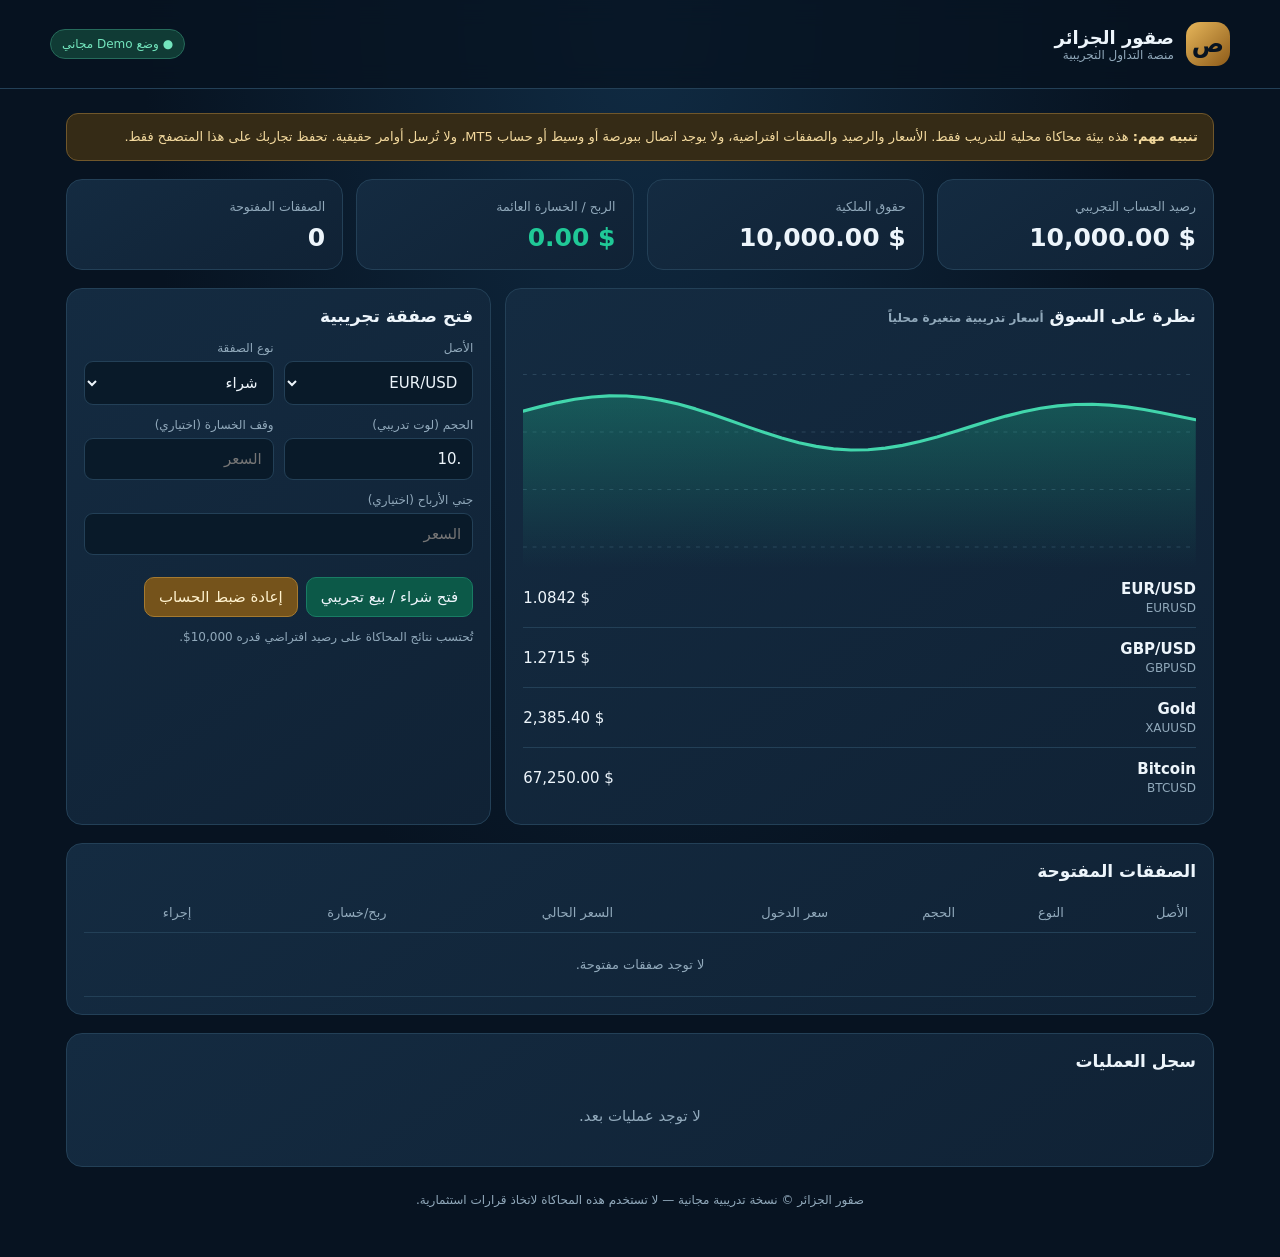
<file: public/demo-free.html>
<!doctype html>
<html lang="ar" dir="rtl">
<head>
<meta charset="utf-8"><meta name="viewport" content="width=device-width,initial-scale=1">
<meta name="theme-color" content="#071321"><title>صقور الجزائر | النسخة التجريبية المجانية</title>
<style>
:root{color-scheme:dark;--bg:#071321;--panel:#102235;--panel2:#142b41;--line:#234057;--muted:#91a9bb;--text:#edf5fb;--green:#20c997;--red:#ff6b75;--gold:#e8b95c;--blue:#59a9ff}
*{box-sizing:border-box}body{margin:0;background:radial-gradient(ellipse at top,#102b43 0,#071321 55%);color:var(--text);font:15px system-ui,-apple-system,"Segoe UI",sans-serif}
header{padding:22px max(18px,calc((100% - 1180px)/2));display:flex;align-items:center;justify-content:space-between;gap:12px;border-bottom:1px solid var(--line);background:#071321cc;position:sticky;top:0;z-index:5;backdrop-filter:blur(12px)}
.brand{display:flex;align-items:center;gap:12px}.logo{width:44px;height:44px;border-radius:14px;background:linear-gradient(135deg,#e7b75b,#8d5b19);display:grid;place-items:center;color:#071321;font-size:24px;font-weight:900}.brand b{font-size:18px}.brand small{display:block;color:var(--muted);font-size:12px}
.pill{border:1px solid #266b5b;color:#73e5bd;background:#103b35;padding:7px 11px;border-radius:99px;font-size:12px}
main{max-width:1180px;margin:24px auto;padding:0 16px}.notice{background:#352b16;border:1px solid #70572b;color:#f3d99d;padding:12px 15px;border-radius:12px;margin-bottom:18px;font-size:13px;line-height:1.7}
.grid{display:grid;grid-template-columns:repeat(4,1fr);gap:13px}.card{background:linear-gradient(145deg,var(--panel2),var(--panel));border:1px solid var(--line);border-radius:16px;padding:17px;min-width:0}.metric small{color:var(--muted)}.metric strong{display:block;font-size:25px;margin-top:8px;direction:ltr;text-align:right;font-variant-numeric:tabular-nums}.positive{color:var(--green)}.negative{color:var(--red)}
.section{margin-top:18px}.section h2{font-size:17px;margin:0 0 12px}.layout{display:grid;grid-template-columns:1.25fr .75fr;gap:14px}
.chart{height:230px;position:relative;overflow:hidden}.chart svg{width:100%;height:100%}.chart .axis{stroke:#2a455b;stroke-width:1;stroke-dasharray:4 6}.chart .area{fill:url(#fill)}.chart .line{fill:none;stroke:#42d6ac;stroke-width:3;stroke-linecap:round;stroke-linejoin:round}
.row{display:flex;justify-content:space-between;align-items:center;gap:10px;padding:12px 0;border-bottom:1px solid var(--line)}.row:last-child{border:0}.symbol{font-weight:700}.sub{font-size:12px;color:var(--muted);margin-top:3px}.price{direction:ltr;text-align:left;font-variant-numeric:tabular-nums}
.actions{display:flex;gap:8px;flex-wrap:wrap;margin-top:12px}.btn{border:1px solid var(--line);border-radius:10px;padding:10px 14px;background:#1a344b;color:var(--text);font:inherit;cursor:pointer}.btn:hover{filter:brightness(1.15)}.buy{background:#0c5948;border-color:#197c64}.sell{background:#652d39;border-color:#984352}.gold{background:#75531b;border-color:#a57a30;color:#fff2ce}
form{display:grid;gap:10px}label{color:var(--muted);font-size:12px}input,select{width:100%;background:#091a29;border:1px solid var(--line);border-radius:9px;color:var(--text);padding:11px;font:inherit;margin-top:5px}
.formgrid{display:grid;grid-template-columns:1fr 1fr;gap:10px}.full{grid-column:1/-1}
table{width:100%;border-collapse:collapse;font-size:13px}th,td{text-align:right;padding:12px 8px;border-bottom:1px solid var(--line);white-space:nowrap}th{color:var(--muted);font-weight:500}td.num{direction:ltr;text-align:left;font-variant-numeric:tabular-nums}
.empty{text-align:center;color:var(--muted);padding:24px}.footer{color:var(--muted);font-size:12px;text-align:center;padding:26px 10px}
@media(max-width:800px){.grid{grid-template-columns:repeat(2,1fr)}.layout{grid-template-columns:1fr}header{padding:14px 16px}.metric strong{font-size:21px}}
@media(max-width:420px){.grid{gap:8px}.card{padding:13px}.metric strong{font-size:18px}.formgrid{grid-template-columns:1fr}.full{grid-column:auto}table{font-size:11px}th,td{padding:10px 5px}}
</style></head>
<body>
<header><div class="brand"><div class="logo">ص</div><div><b>صقور الجزائر</b><small>منصة التداول التجريبية</small></div></div><span class="pill">● وضع Demo مجاني</span></header>
<main>
<div class="notice"><b>تنبيه مهم:</b> هذه بيئة محاكاة محلية للتدريب فقط. الأسعار والرصيد والصفقات افتراضية، ولا يوجد اتصال ببورصة أو وسيط أو حساب MT5، ولا تُرسل أوامر حقيقية. تحفظ تجاربك على هذا المتصفح فقط.</div>
<div class="grid">
<div class="card metric"><small>رصيد الحساب التجريبي</small><strong id="balance">10,000.00 $</strong></div>
<div class="card metric"><small>حقوق الملكية</small><strong id="equity">10,000.00 $</strong></div>
<div class="card metric"><small>الربح / الخسارة العائمة</small><strong id="floating">0.00 $</strong></div>
<div class="card metric"><small>الصفقات المفتوحة</small><strong id="openCount">0</strong></div>
</div>
<div class="layout section">
<section class="card"><h2>نظرة على السوق <span class="sub">أسعار تدريبية متغيرة محلياً</span></h2><div class="chart"><svg viewBox="0 0 700 220" preserveAspectRatio="none" aria-label="رسم بياني افتراضي"><defs><linearGradient id="fill" x1="0" x2="0" y1="0" y2="1"><stop offset="0" stop-color="#20c997" stop-opacity=".3"/><stop offset="1" stop-color="#20c997" stop-opacity="0"/></linearGradient></defs><path class="axis" d="M0 35H700M0 90H700M0 145H700M0 200H700"/><path id="area" class="area" d=""/><path id="line" class="line" d=""/></svg></div><div id="quotes"></div></section>
<section class="card"><h2>فتح صفقة تجريبية</h2><form id="tradeForm"><div class="formgrid"><div><label>الأصل</label><select id="symbol"><option value="EURUSD">EUR/USD</option><option value="GBPUSD">GBP/USD</option><option value="XAUUSD">Gold (XAU/USD)</option><option value="BTCUSD">Bitcoin</option></select></div><div><label>نوع الصفقة</label><select id="side"><option value="buy">شراء</option><option value="sell">بيع</option></select></div><div><label>الحجم (لوت تدريبي)</label><input id="lots" type="number" min=".01" max="2" step=".01" value=".10" required></div><div><label>وقف الخسارة (اختياري)</label><input id="sl" type="number" min="0" step=".0001" placeholder="السعر"></div><div class="full"><label>جني الأرباح (اختياري)</label><input id="tp" type="number" min="0" step=".0001" placeholder="السعر"></div></div><div class="actions"><button class="btn buy" type="submit">فتح شراء / بيع تجريبي</button><button class="btn gold" type="button" id="reset">إعادة ضبط الحساب</button></div><div class="sub" id="formMsg">تُحتسب نتائج المحاكاة على رصيد افتراضي قدره 10,000$.</div></form></section>
</div>
<section class="card section"><h2>الصفقات المفتوحة</h2><div style="overflow-x:auto"><table><thead><tr><th>الأصل</th><th>النوع</th><th>الحجم</th><th>سعر الدخول</th><th>السعر الحالي</th><th>ربح/خسارة</th><th>إجراء</th></tr></thead><tbody id="positions"></tbody></table></div></section>
<section class="card section"><h2>سجل العمليات</h2><div id="history" class="empty">لا توجد عمليات بعد.</div></section>
<div class="footer">صقور الجزائر © نسخة تدريبية مجانية — لا تستخدم هذه المحاكاة لاتخاذ قرارات استثمارية.</div>
</main>
<script>
(()=>{
const initial=10000, base={EURUSD:1.0842,GBPUSD:1.2715,XAUUSD:2385.4,BTCUSD:67250};
let state={balance:initial,positions:[],history:[],prices:{...base},ticks:0};
const $=id=>document.getElementById(id), fmt=(n,d=2)=>Number(n).toLocaleString('en-US',{minimumFractionDigits:d,maximumFractionDigits:d});
const save=()=>{try{localStorage.setItem('saqoor-demo-v1',JSON.stringify(state))}catch(e){}};
try{const saved=JSON.parse(localStorage.getItem('saqoor-demo-v1'));if(saved&&saved.prices&&Array.isArray(saved.positions)&&Array.isArray(saved.history))state={...state,...saved}}catch(e){}
function pnl(p){const diff=state.prices[p.symbol]-p.entry;return (p.side==='buy'?diff:-diff)*p.lots*(p.symbol==='BTCUSD'?1:p.symbol==='XAUUSD'?10:100000)}
function render(){
const floating=state.positions.reduce((s,p)=>s+pnl(p),0),equity=state.balance+floating;
$('balance').textContent=fmt(state.balance)+' $';$('equity').textContent=fmt(equity)+' $';$('floating').textContent=fmt(floating)+' $';$('floating').className=floating>=0?'positive':'negative';$('openCount').textContent=state.positions.length;
$('quotes').innerHTML=Object.keys(base).map(s=>'<div class="row"><div><div class="symbol">'+({EURUSD:'EUR/USD',GBPUSD:'GBP/USD',XAUUSD:'Gold',BTCUSD:'Bitcoin'}[s])+'</div><div class="sub">'+s+'</div></div><div class="price">'+fmt(state.prices[s],s.includes('USD')&&s!=='BTCUSD'?s==='XAUUSD'?2:4:2)+' $</div></div>').join('');
$('positions').innerHTML=state.positions.length?state.positions.map(p=>{const v=pnl(p);return '<tr><td>'+p.symbol+'</td><td class="'+(p.side==='buy'?'positive':'negative')+'">'+(p.side==='buy'?'شراء':'بيع')+'</td><td class="num">'+p.lots.toFixed(2)+'</td><td class="num">'+fmt(p.entry,4)+'</td><td class="num">'+fmt(state.prices[p.symbol],4)+'</td><td class="num '+(v>=0?'positive':'negative')+'">'+fmt(v)+' $</td><td><button class="btn" data-close="'+p.id+'">إغلاق</button></td></tr>'}).join(''):'<tr><td colspan="7" class="empty">لا توجد صفقات مفتوحة.</td></tr>';
$('history').innerHTML=state.history.length?state.history.slice(0,12).map(h=>'<div class="row"><div><b>'+h.text+'</b><div class="sub">'+h.time+'</div></div><strong class="'+(h.value>=0?'positive':'negative')+'">'+(h.value>=0?'+':'')+fmt(h.value)+' $</strong></div>').join(''):'لا توجد عمليات بعد.';
}
function log(text,value=0){state.history.unshift({text,value,time:new Date().toLocaleString('ar-DZ')});state.history=state.history.slice(0,30)}
$('tradeForm').addEventListener('submit',e=>{e.preventDefault();const symbol=$('symbol').value,side=$('side').value,lots=Number($('lots').value),sl=Number($('sl').value)||null,tp=Number($('tp').value)||null;if(!Number.isFinite(lots)||lots<.01||lots>2){$('formMsg').textContent='الحجم يجب أن يكون بين 0.01 و2 لوت.';return}const p={id:Date.now(),symbol,side,lots,entry:state.prices[symbol],sl,tp};state.positions.unshift(p);log('فتح '+(side==='buy'?'شراء':'بيع')+' '+symbol+' بحجم '+lots+' لوت');$('formMsg').textContent='تم فتح صفقة افتراضية في المحاكي فقط.';save();render()});
$('positions').addEventListener('click',e=>{const id=Number(e.target.dataset.close);if(!id)return;const i=state.positions.findIndex(p=>p.id===id);if(i<0)return;const p=state.positions.splice(i,1)[0],v=pnl(p);state.balance+=v;log('إغلاق '+p.symbol,v);save();render()});
$('reset').addEventListener('click',()=>{if(!confirm('إعادة الحساب إلى 10,000$ وحذف سجل المحاكاة؟'))return;state={balance:initial,positions:[],history:[],prices:{...base},ticks:0};save();render();$('formMsg').textContent='تمت إعادة ضبط الحساب التجريبي.'});
const samples=[];for(let i=0;i<40;i++)samples.push(110+Math.sin(i/4)*18+Math.cos(i/7)*10);
function draw(){const pts=samples.map((v,i)=>(i/39*700)+','+(190-v)).join(' ');$('line').setAttribute('d','M'+pts.replaceAll(' ',',L'));$('area').setAttribute('d','M'+pts.replaceAll(' ',',L')+' L700,220 L0,220 Z')}
function tick(){state.ticks++;for(const s of Object.keys(base)){const vol=s==='BTCUSD'?0.0015:s==='XAUUSD'?0.0007:0.00018;state.prices[s]*=1+(Math.random()-.5)*vol}for(const p of [...state.positions]){const price=state.prices[p.symbol],hitSL=p.sl&&(p.side==='buy'?price<=p.sl:price>=p.sl),hitTP=p.tp&&(p.side==='buy'?price>=p.tp:price<=p.tp);if(hitSL||hitTP){const i=state.positions.findIndex(x=>x.id===p.id);if(i>=0){state.positions.splice(i,1);const v=pnl(p);state.balance+=v;log('إغلاق تلقائي '+p.symbol+' ('+(hitSL?'وقف الخسارة':'جني الأرباح')+')',v)}}}if(state.ticks%5===0)save();render()}
draw();render();setInterval(tick,2500);
})();
</script></body></html>
</file>
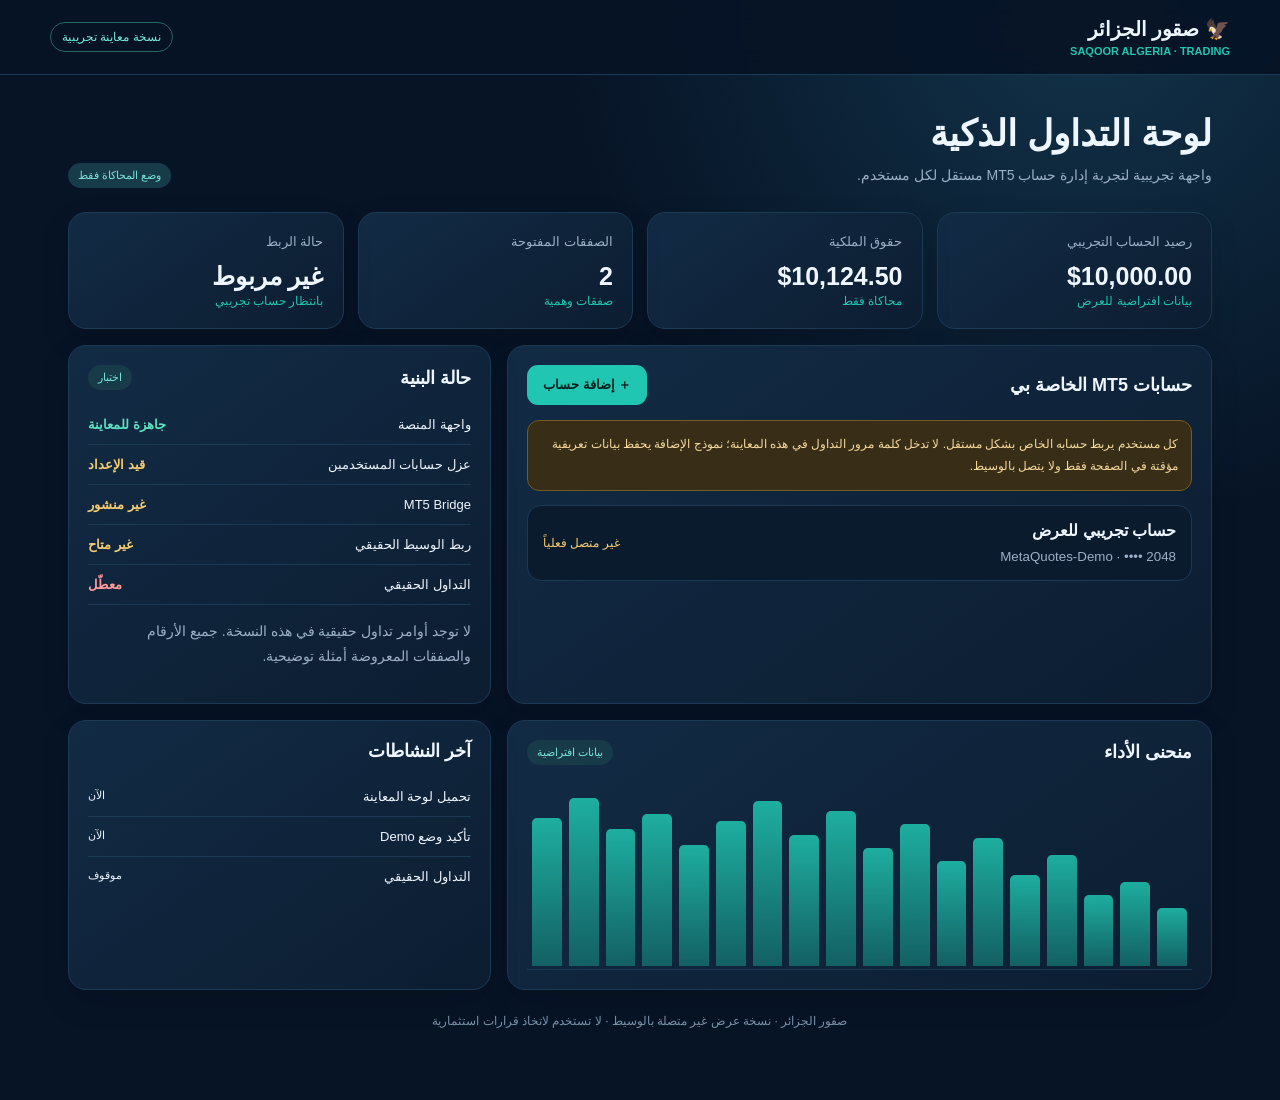
<file: public/preview.html>
<!doctype html>
<html lang="ar" dir="rtl">
<head>
<meta charset="utf-8"><meta name="viewport" content="width=device-width,initial-scale=1">
<title>صقور الجزائر | معاينة التداول التجريبي</title>
<style>
:root{color-scheme:dark;--bg:#071426;--panel:#10233b;--line:#1d3a54;--teal:#20c6b1;--muted:#9bb0c6;--gold:#f0b84b}*{box-sizing:border-box}body{margin:0;background:radial-gradient(circle at 85% 0,#12334a 0,transparent 34%),var(--bg);color:#eef6ff;font-family:Tahoma,Arial,sans-serif}header{border-bottom:1px solid var(--line);padding:17px max(18px,calc((100vw - 1180px)/2));display:flex;justify-content:space-between;align-items:center;gap:12px;position:sticky;top:0;background:#071426eF;backdrop-filter:blur(12px);z-index:2}.brand{font-weight:800;font-size:20px}.brand small{display:block;color:var(--teal);font-size:11px;margin-top:4px}.tag{border:1px solid #2a655e;color:#76eadb;padding:7px 11px;border-radius:30px;font-size:12px}.wrap{max-width:1180px;margin:auto;padding:28px 18px 60px}.intro{display:flex;justify-content:space-between;align-items:end;gap:20px;margin:10px 0 24px}.intro h1{font-size:clamp(25px,4vw,36px);margin:0 0 8px}.muted{color:var(--muted);line-height:1.8;font-size:14px}.grid{display:grid;grid-template-columns:repeat(4,1fr);gap:14px}.card{background:linear-gradient(145deg,#122b45,#0c1d31);border:1px solid var(--line);border-radius:18px;padding:19px;box-shadow:0 12px 30px #0002}.metric span{color:var(--muted);font-size:13px}.metric strong{display:block;font-size:25px;margin-top:12px}.metric small{color:var(--teal);font-size:12px}.layout{display:grid;grid-template-columns:1.25fr .75fr;gap:16px;margin-top:16px}.section-title{display:flex;justify-content:space-between;align-items:center;margin-bottom:15px}.section-title h2{font-size:18px;margin:0}.btn{border:0;border-radius:11px;padding:11px 16px;font-weight:700;cursor:pointer;background:var(--teal);color:#06211f}.btn.secondary{background:#193650;color:#d8e9f7;border:1px solid #31506b}.btn:disabled{opacity:.45;cursor:not-allowed}.account{display:flex;justify-content:space-between;gap:12px;align-items:center;border:1px solid var(--line);background:#0a1b2e;border-radius:14px;padding:15px;margin-top:10px}.account strong{display:block;margin-bottom:7px}.account small{color:var(--muted)}.status{color:#f5cc71;font-size:12px}.status.ok{color:#5ce1bf}.fields{display:grid;grid-template-columns:1fr 1fr;gap:12px}.field{display:flex;flex-direction:column;gap:7px}.field.full{grid-column:1/-1}label{font-size:12px;color:#b7c8d9}input,select{width:100%;border:1px solid #31506b;border-radius:10px;background:#07192b;color:white;padding:12px;outline:none}input:focus,select:focus{border-color:var(--teal)}.note{background:#382d17;border:1px solid #765b26;color:#f5d99b;border-radius:12px;padding:13px;font-size:12px;line-height:1.8;margin:14px 0}.chart{height:190px;display:flex;align-items:end;gap:7px;padding:18px 5px 3px;border-bottom:1px solid var(--line)}.bar{flex:1;background:linear-gradient(#20c6b1,#146b6b);border-radius:5px 5px 0 0;min-width:5px;opacity:.85}.pill{background:#183b4a;color:#78e4d5;padding:6px 10px;border-radius:20px;font-size:11px}.activity{display:flex;justify-content:space-between;border-bottom:1px solid var(--line);padding:12px 0;font-size:13px}.activity:last-child{border:0}.hidden{display:none!important}.toast{position:fixed;bottom:20px;left:20px;background:#123b3a;border:1px solid #2b8379;color:#d7fff7;padding:13px 17px;border-radius:12px;display:none;z-index:4}.footer{text-align:center;color:#7890a7;font-size:12px;margin-top:24px}@media(max-width:850px){.grid{grid-template-columns:repeat(2,1fr)}.layout{grid-template-columns:1fr}.intro{align-items:start;flex-direction:column}}@media(max-width:520px){header{padding:13px 15px}.wrap{padding:22px 13px}.grid{gap:9px}.card{padding:14px}.metric strong{font-size:20px}.fields{grid-template-columns:1fr}.field.full{grid-column:auto}.account{align-items:start;flex-direction:column}}
</style></head>
<body>
<header><div class="brand">🦅 صقور الجزائر<small>SAQOOR ALGERIA · TRADING</small></div><span class="tag">نسخة معاينة تجريبية</span></header>
<main class="wrap">
<div class="intro"><div><h1>لوحة التداول الذكية</h1><div class="muted">واجهة تجريبية لتجربة إدارة حساب MT5 مستقل لكل مستخدم.</div></div><span class="pill">وضع المحاكاة فقط</span></div>
<div class="grid">
<div class="card metric"><span>رصيد الحساب التجريبي</span><strong id="balance">$10,000.00</strong><small>بيانات افتراضية للعرض</small></div>
<div class="card metric"><span>حقوق الملكية</span><strong id="equity">$10,124.50</strong><small>محاكاة فقط</small></div>
<div class="card metric"><span>الصفقات المفتوحة</span><strong id="positions">2</strong><small>صفقات وهمية</small></div>
<div class="card metric"><span>حالة الربط</span><strong id="connection">غير مربوط</strong><small id="connectionHint">بانتظار حساب تجريبي</small></div>
</div>
<div class="layout">
<section class="card">
<div class="section-title"><h2>حسابات MT5 الخاصة بي</h2><button class="btn" id="showForm">＋ إضافة حساب</button></div>
<div class="note">كل مستخدم يربط حسابه الخاص بشكل مستقل. لا تدخل كلمة مرور التداول في هذه المعاينة؛ نموذج الإضافة يحفظ بيانات تعريفية مؤقتة في الصفحة فقط ولا يتصل بالوسيط.</div>
<div id="accounts"><div class="account"><div><strong>حساب تجريبي للعرض</strong><small>MetaQuotes-Demo · •••• 2048</small></div><span class="status">غير متصل فعلياً</span></div></div>
<div id="form" class="card hidden" style="margin-top:15px;background:#091a2c">
<div class="section-title"><h2>إضافة حساب تجريبي</h2><button class="btn secondary" id="hideForm">إغلاق</button></div>
<div class="fields">
<div class="field"><label>اسم الحساب</label><input id="label" placeholder="حسابي التجريبي"></div>
<div class="field"><label>اسم الوسيط</label><input id="broker" placeholder="اسم شركة الوساطة"></div>
<div class="field full"><label>اسم خادم التداول كما يظهر في MT5</label><input id="server" placeholder="Broker-Demo"></div>
<div class="field"><label>رقم الحساب</label><input id="login" inputmode="numeric" placeholder="12345678"></div>
<div class="field"><label>نوع الحساب</label><select id="type"><option value="demo">تجريبي Demo</option><option value="real" disabled>حقيقي (مغلق حالياً)</option></select></div>
</div>
<div class="note">هذه المعاينة لا ترسل البيانات إلى خادم ولا تخزن كلمة المرور. لن يتم فتح اتصال حقيقي حتى تجهيز بوابة آمنة وخادم MT5 مستقل.</div>
<button class="btn" id="addAccount">حفظ الحساب في المعاينة</button>
</div>
</section>
<section class="card"><div class="section-title"><h2>حالة البنية</h2><span class="pill">اختبار</span></div>
<div class="activity"><span>واجهة المنصة</span><b style="color:#5ce1bf">جاهزة للمعاينة</b></div>
<div class="activity"><span>عزل حسابات المستخدمين</span><b style="color:#f5cc71">قيد الإعداد</b></div>
<div class="activity"><span>MT5 Bridge</span><b style="color:#f5cc71">غير منشور</b></div>
<div class="activity"><span>ربط الوسيط الحقيقي</span><b style="color:#f5cc71">غير متاح</b></div>
<div class="activity"><span>التداول الحقيقي</span><b style="color:#ff9b9b">معطّل</b></div>
<p class="muted" style="margin-top:14px">لا توجد أوامر تداول حقيقية في هذه النسخة. جميع الأرقام والصفقات المعروضة أمثلة توضيحية.</p>
</section>
</div>
<div class="layout">
<section class="card"><div class="section-title"><h2>منحنى الأداء</h2><span class="pill">بيانات افتراضية</span></div><div class="chart" id="chart"></div></section>
<section class="card"><div class="section-title"><h2>آخر النشاطات</h2></div><div class="activity"><span>تحميل لوحة المعاينة</span><small>الآن</small></div><div class="activity"><span>تأكيد وضع Demo</span><small>الآن</small></div><div class="activity"><span>التداول الحقيقي</span><small>موقوف</small></div></section>
</div>
<p class="footer">صقور الجزائر · نسخة عرض غير متصلة بالوسيط · لا تستخدم لاتخاذ قرارات استثمارية</p>
</main><div class="toast" id="toast"></div>
<script>
const $=id=>document.getElementById(id);const toast=m=>{const t=$('toast');t.textContent=m;t.style.display='block';setTimeout(()=>t.style.display='none',2600)};
$('showForm').onclick=()=>$('form').classList.remove('hidden');$('hideForm').onclick=()=>$('form').classList.add('hidden');
$('addAccount').onclick=()=>{const label=$('label').value.trim(),broker=$('broker').value.trim(),server=$('server').value.trim(),login=$('login').value.trim();if(!label||!broker||!server||!/^\d{4,20}$/.test(login)){toast('أكمل الحقول وتأكد من رقم الحساب');return}const el=document.createElement('div');el.className='account';const info=document.createElement('div'),strong=document.createElement('strong'),small=document.createElement('small'),status=document.createElement('span');strong.textContent=label;small.textContent=broker+' · '+server+' · •••• '+login.slice(-4);status.className='status';status.textContent='محفوظ محلياً · غير متصل';info.append(strong,small);el.append(info,status);$('accounts').append(el);$('form').classList.add('hidden');$('label').value=$('broker').value=$('server').value=$('login').value='';toast('تمت إضافة بيانات الحساب إلى المعاينة فقط')};
[34,50,42,66,54,76,62,84,70,92,78,98,86,72,90,81,100,88].forEach(v=>{const b=document.createElement('div');b.className='bar';b.style.height=v+'%';$('chart').append(b)});
</script></body></html>
</file>
